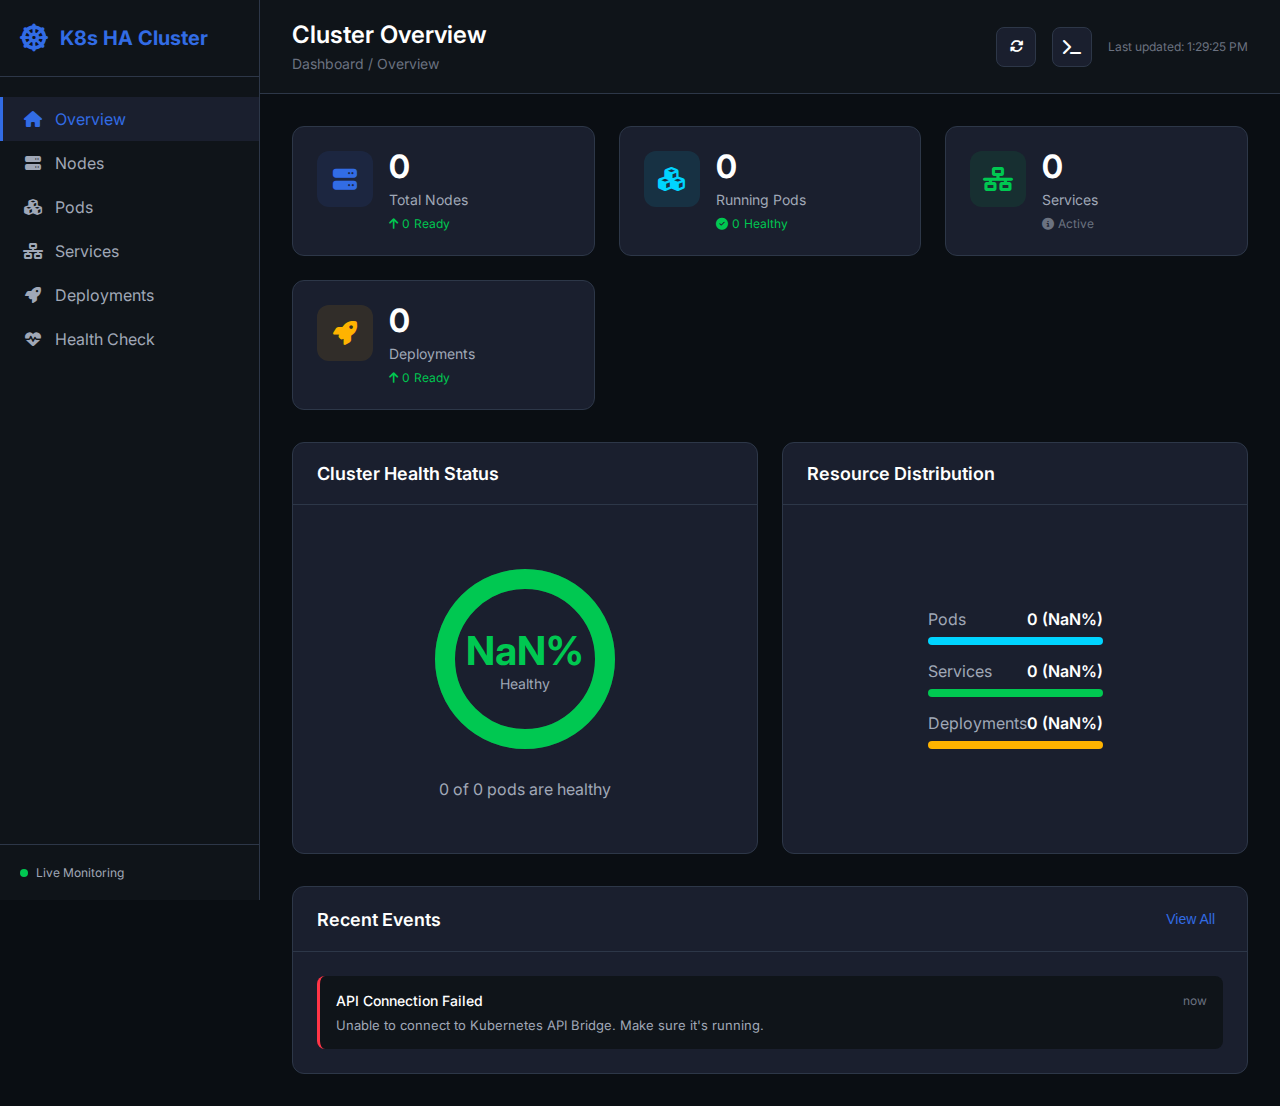
<file: dashboard/index.html>
<!DOCTYPE html>
<html lang="en">
<head>
    <meta charset="UTF-8">
    <meta name="viewport" content="width=device-width, initial-scale=1.0">
    <title>HA K8s Cluster Dashboard</title>
    <link rel="stylesheet" href="styles.css">
    <link href="https://fonts.googleapis.com/css2?family=Inter:wght@300;400;500;600;700&display=swap" rel="stylesheet">
    <link rel="stylesheet" href="https://cdnjs.cloudflare.com/ajax/libs/font-awesome/6.4.0/css/all.min.css">
</head>
<body>
    <div class="dashboard-container">
        <!-- Sidebar -->
        <aside class="sidebar">
            <div class="sidebar-header">
                <div class="logo">
                    <i class="fas fa-dharmachakra"></i>
                    <span>K8s HA Cluster</span>
                </div>
            </div>
            <nav class="sidebar-nav">
                <a href="#" class="nav-item active" data-page="overview">
                    <i class="fas fa-home"></i>
                    <span>Overview</span>
                </a>
                <a href="#" class="nav-item" data-page="nodes">
                    <i class="fas fa-server"></i>
                    <span>Nodes</span>
                </a>
                <a href="#" class="nav-item" data-page="pods">
                    <i class="fas fa-cubes"></i>
                    <span>Pods</span>
                </a>
                <a href="#" class="nav-item" data-page="services">
                    <i class="fas fa-network-wired"></i>
                    <span>Services</span>
                </a>
                <a href="#" class="nav-item" data-page="deployments">
                    <i class="fas fa-rocket"></i>
                    <span>Deployments</span>
                </a>
                <a href="#" class="nav-item" data-page="health">
                    <i class="fas fa-heartbeat"></i>
                    <span>Health Check</span>
                </a>
            </nav>
            <div class="sidebar-footer">
                <div class="status-indicator">
                    <span class="status-dot pulse"></span>
                    <span>Live Monitoring</span>
                </div>
            </div>
        </aside>

        <!-- Main Content -->
        <main class="main-content">
            <!-- Header -->
            <header class="header">
                <div class="header-left">
                    <h1 id="page-title">Cluster Overview</h1>
                    <span class="breadcrumb">Dashboard / Overview</span>
                </div>
                <div class="header-right">
                    <button class="btn-icon refresh-btn" onclick="refreshData()">
                        <i class="fas fa-sync-alt"></i>
                    </button>
                    <a href="log-viewer.html" target="_blank" class="btn-icon" title="Open Log Viewer" style="text-decoration: none; color: inherit; display: flex; align-items: center; justify-content: center;">
                        <i class="fas fa-terminal"></i>
                    </a>
                    <div class="timestamp">
                        Last updated: <span id="last-update">--</span>
                    </div>
                </div>
            </header>

            <!-- Content Area -->
            <div class="content-area">
                <!-- Overview Page -->
                <div id="overview-page" class="page active">
                    <!-- Stats Cards -->
                    <div class="stats-grid">
                        <div class="stat-card">
                            <div class="stat-icon nodes">
                                <i class="fas fa-server"></i>
                            </div>
                            <div class="stat-content">
                                <div class="stat-value" id="total-nodes">--</div>
                                <div class="stat-label">Total Nodes</div>
                                <div class="stat-change positive">
                                    <i class="fas fa-arrow-up"></i>
                                    <span id="ready-nodes">--</span> Ready
                                </div>
                            </div>
                        </div>

                        <div class="stat-card">
                            <div class="stat-icon pods">
                                <i class="fas fa-cubes"></i>
                            </div>
                            <div class="stat-content">
                                <div class="stat-value" id="total-pods">--</div>
                                <div class="stat-label">Running Pods</div>
                                <div class="stat-change positive">
                                    <i class="fas fa-check-circle"></i>
                                    <span id="healthy-pods">--</span> Healthy
                                </div>
                            </div>
                        </div>

                        <div class="stat-card">
                            <div class="stat-icon services">
                                <i class="fas fa-network-wired"></i>
                            </div>
                            <div class="stat-content">
                                <div class="stat-value" id="total-services">--</div>
                                <div class="stat-label">Services</div>
                                <div class="stat-change neutral">
                                    <i class="fas fa-info-circle"></i>
                                    Active
                                </div>
                            </div>
                        </div>

                        <div class="stat-card">
                            <div class="stat-icon deployments">
                                <i class="fas fa-rocket"></i>
                            </div>
                            <div class="stat-content">
                                <div class="stat-value" id="total-deployments">--</div>
                                <div class="stat-label">Deployments</div>
                                <div class="stat-change positive">
                                    <i class="fas fa-arrow-up"></i>
                                    <span id="ready-deployments">--</span> Ready
                                </div>
                            </div>
                        </div>
                    </div>

                    <!-- Charts Row -->
                    <div class="charts-row">
                        <div class="chart-card">
                            <div class="card-header">
                                <h3>Cluster Health Status</h3>
                            </div>
                            <div class="card-body">
                                <div id="health-chart" class="chart-container"></div>
                            </div>
                        </div>

                        <div class="chart-card">
                            <div class="card-header">
                                <h3>Resource Distribution</h3>
                            </div>
                            <div class="card-body">
                                <div id="resource-chart" class="chart-container"></div>
                            </div>
                        </div>
                    </div>

                    <!-- Recent Activity -->
                    <div class="activity-card">
                        <div class="card-header">
                            <h3>Recent Events</h3>
                            <button class="btn-text">View All</button>
                        </div>
                        <div class="card-body">
                            <div id="events-list" class="events-list"></div>
                        </div>
                    </div>
                </div>

                <!-- Nodes Page -->
                <div id="nodes-page" class="page">
                    <div class="table-card">
                        <div class="card-header">
                            <h3>Cluster Nodes</h3>
                            <div class="filter-group">
                                <input type="text" class="search-input" placeholder="Search nodes..." id="nodes-search">
                            </div>
                        </div>
                        <div class="card-body">
                            <div id="nodes-table" class="data-table"></div>
                        </div>
                    </div>
                </div>

                <!-- Pods Page -->
                <div id="pods-page" class="page">
                    <div class="table-card">
                        <div class="card-header">
                            <h3>Pods</h3>
                            <div class="filter-group">
                                <select id="namespace-filter" class="filter-select">
                                    <option value="all">All Namespaces</option>
                                </select>
                                <input type="text" class="search-input" placeholder="Search pods..." id="pods-search">
                            </div>
                        </div>
                        <div class="card-body">
                            <div id="pods-table" class="data-table"></div>
                        </div>
                    </div>
                </div>

                <!-- Services Page -->
                <div id="services-page" class="page">
                    <div class="table-card">
                        <div class="card-header">
                            <h3>Services</h3>
                            <div class="filter-group">
                                <input type="text" class="search-input" placeholder="Search services..." id="services-search">
                            </div>
                        </div>
                        <div class="card-body">
                            <div id="services-table" class="data-table"></div>
                        </div>
                    </div>
                </div>

                <!-- Deployments Page -->
                <div id="deployments-page" class="page">
                    <div class="table-card">
                        <div class="card-header">
                            <h3>Deployments</h3>
                            <div class="filter-group">
                                <input type="text" class="search-input" placeholder="Search deployments..." id="deployments-search">
                            </div>
                        </div>
                        <div class="card-body">
                            <div id="deployments-table" class="data-table"></div>
                        </div>
                    </div>
                </div>

                <!-- Health Check Page -->
                <div id="health-page" class="page">
                    <div class="health-grid">
                        <div class="health-card">
                            <div class="health-header">
                                <i class="fas fa-server"></i>
                                <h3>API Server</h3>
                            </div>
                            <div class="health-status" id="api-status">
                                <span class="status-badge loading">Checking...</span>
                            </div>
                        </div>

                        <div class="health-card">
                            <div class="health-header">
                                <i class="fas fa-database"></i>
                                <h3>ETCD</h3>
                            </div>
                            <div class="health-status" id="etcd-status">
                                <span class="status-badge loading">Checking...</span>
                            </div>
                        </div>

                        <div class="health-card">
                            <div class="health-header">
                                <i class="fas fa-cogs"></i>
                                <h3>Controller Manager</h3>
                            </div>
                            <div class="health-status" id="controller-status">
                                <span class="status-badge loading">Checking...</span>
                            </div>
                        </div>

                        <div class="health-card">
                            <div class="health-header">
                                <i class="fas fa-calendar-check"></i>
                                <h3>Scheduler</h3>
                            </div>
                            <div class="health-status" id="scheduler-status">
                                <span class="status-badge loading">Checking...</span>
                            </div>
                        </div>
                    </div>

                    <div class="logs-card">
                        <div class="card-header">
                            <h3>System Logs</h3>
                            <button class="btn-text" onclick="clearLogs()">Clear</button>
                        </div>
                        <div class="card-body">
                            <div id="logs-container" class="logs-container"></div>
                        </div>
                    </div>
                </div>
            </div>
        </main>
    </div>

    <script src="unified-logger.js"></script>
    <script src="k8s-monitor.js"></script>
    <script src="dashboard.js"></script>
</body>
</html>
</file>
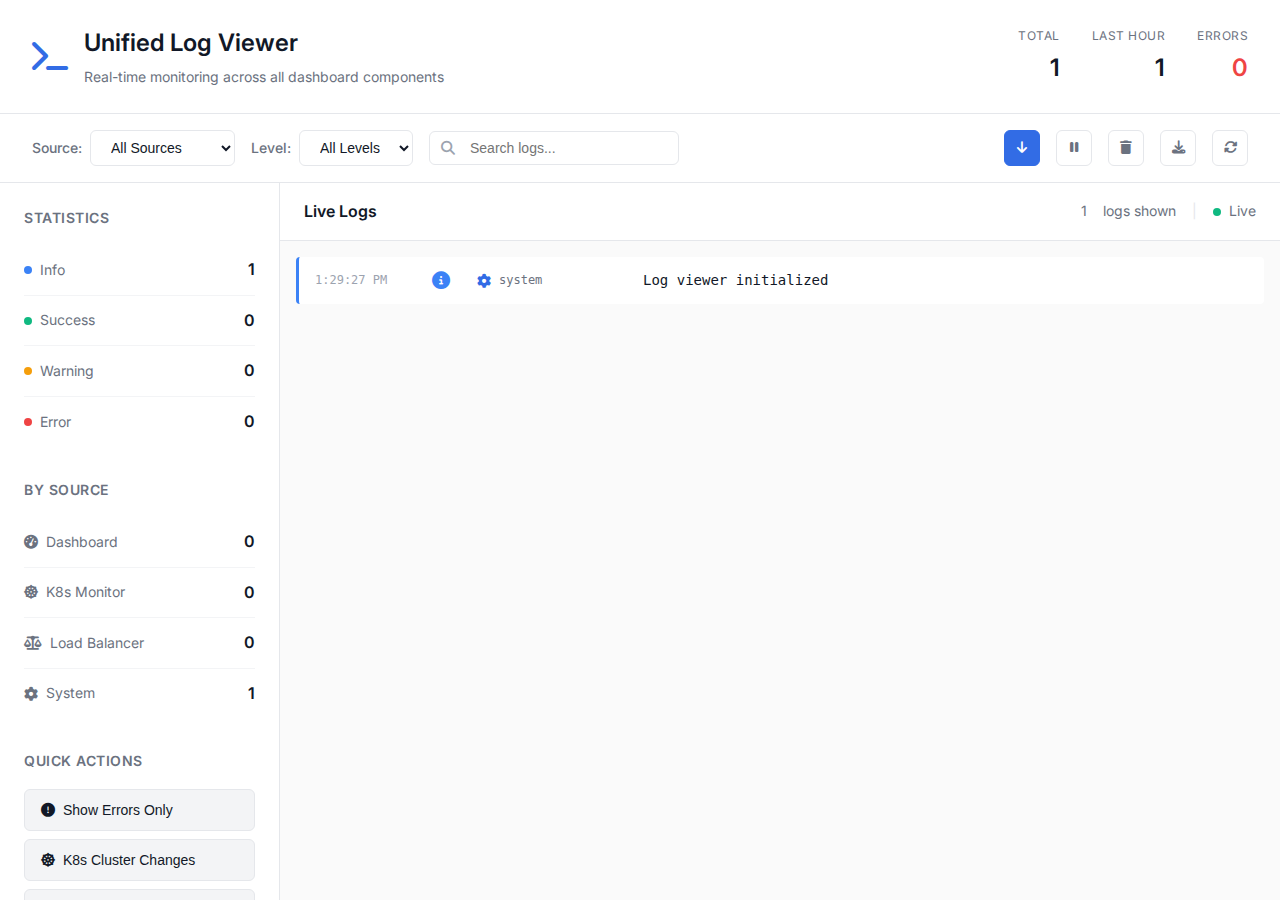
<file: dashboard/log-viewer.html>
<!DOCTYPE html>
<html lang="en">
<head>
    <meta charset="UTF-8">
    <meta name="viewport" content="width=device-width, initial-scale=1.0">
    <title>K8s Dashboard - Unified Log Viewer</title>
    <link rel="stylesheet" href="log-viewer-styles.css">
    <link href="https://fonts.googleapis.com/css2?family=Inter:wght@300;400;500;600;700&display=swap" rel="stylesheet">
    <link rel="stylesheet" href="https://cdnjs.cloudflare.com/ajax/libs/font-awesome/6.4.0/css/all.min.css">
</head>
<body>
    <div class="log-viewer-container">
        <!-- Header -->
        <header class="log-header">
            <div class="header-left">
                <i class="fas fa-terminal logo-icon"></i>
                <div>
                    <h1>Unified Log Viewer</h1>
                    <p>Real-time monitoring across all dashboard components</p>
                </div>
            </div>
            <div class="header-right">
                <div class="header-stats">
                    <div class="stat-mini">
                        <span class="stat-label">Total</span>
                        <span class="stat-value" id="total-logs">0</span>
                    </div>
                    <div class="stat-mini">
                        <span class="stat-label">Last Hour</span>
                        <span class="stat-value" id="recent-logs">0</span>
                    </div>
                    <div class="stat-mini errors">
                        <span class="stat-label">Errors</span>
                        <span class="stat-value" id="error-count">0</span>
                    </div>
                </div>
            </div>
        </header>

        <!-- Toolbar -->
        <div class="log-toolbar">
            <div class="toolbar-left">
                <!-- Source Filter -->
                <div class="filter-group">
                    <label>Source:</label>
                    <select id="source-filter" class="filter-select">
                        <option value="all">All Sources</option>
                        <option value="dashboard">Dashboard</option>
                        <option value="k8s-monitor">K8s Monitor</option>
                        <option value="loadbalancer">Load Balancer</option>
                        <option value="system">System</option>
                    </select>
                </div>

                <!-- Level Filter -->
                <div class="filter-group">
                    <label>Level:</label>
                    <select id="level-filter" class="filter-select">
                        <option value="all">All Levels</option>
                        <option value="info">Info</option>
                        <option value="success">Success</option>
                        <option value="warning">Warning</option>
                        <option value="error">Error</option>
                    </select>
                </div>

                <!-- Search -->
                <div class="search-group">
                    <i class="fas fa-search"></i>
                    <input type="text" id="log-search" placeholder="Search logs..." class="search-input">
                </div>
            </div>

            <div class="toolbar-right">
                <button class="btn-icon" id="auto-scroll-btn" title="Auto-scroll">
                    <i class="fas fa-arrow-down"></i>
                </button>
                <button class="btn-icon" id="pause-btn" title="Pause logging">
                    <i class="fas fa-pause"></i>
                </button>
                <button class="btn-icon" onclick="clearAllLogs()" title="Clear logs">
                    <i class="fas fa-trash"></i>
                </button>
                <button class="btn-icon" onclick="exportLogs()" title="Export logs">
                    <i class="fas fa-download"></i>
                </button>
                <button class="btn-icon" onclick="window.location.reload()" title="Refresh">
                    <i class="fas fa-sync-alt"></i>
                </button>
            </div>
        </div>

        <!-- Main Content -->
        <div class="log-content">
            <!-- Statistics Panel -->
            <aside class="stats-panel">
                <div class="stats-section">
                    <h3>Statistics</h3>
                    <div class="stat-item">
                        <div class="stat-item-label">
                            <span class="stat-dot info"></span>
                            Info
                        </div>
                        <div class="stat-item-value" id="info-count">0</div>
                    </div>
                    <div class="stat-item">
                        <div class="stat-item-label">
                            <span class="stat-dot success"></span>
                            Success
                        </div>
                        <div class="stat-item-value" id="success-count">0</div>
                    </div>
                    <div class="stat-item">
                        <div class="stat-item-label">
                            <span class="stat-dot warning"></span>
                            Warning
                        </div>
                        <div class="stat-item-value" id="warning-count">0</div>
                    </div>
                    <div class="stat-item">
                        <div class="stat-item-label">
                            <span class="stat-dot error"></span>
                            Error
                        </div>
                        <div class="stat-item-value" id="error-count-stat">0</div>
                    </div>
                </div>

                <div class="stats-section">
                    <h3>By Source</h3>
                    <div class="stat-item">
                        <div class="stat-item-label">
                            <i class="fas fa-tachometer-alt"></i>
                            Dashboard
                        </div>
                        <div class="stat-item-value" id="dashboard-count">0</div>
                    </div>
                    <div class="stat-item">
                        <div class="stat-item-label">
                            <i class="fas fa-dharmachakra"></i>
                            K8s Monitor
                        </div>
                        <div class="stat-item-value" id="k8s-monitor-count">0</div>
                    </div>
                    <div class="stat-item">
                        <div class="stat-item-label">
                            <i class="fas fa-balance-scale"></i>
                            Load Balancer
                        </div>
                        <div class="stat-item-value" id="loadbalancer-count">0</div>
                    </div>
                    <div class="stat-item">
                        <div class="stat-item-label">
                            <i class="fas fa-cog"></i>
                            System
                        </div>
                        <div class="stat-item-value" id="system-count">0</div>
                    </div>
                </div>

                <div class="stats-section">
                    <h3>Quick Actions</h3>
                    <button class="action-btn" onclick="filterByLevel('error')">
                        <i class="fas fa-exclamation-circle"></i>
                        Show Errors Only
                    </button>
                    <button class="action-btn" onclick="filterBySource('k8s-monitor')">
                        <i class="fas fa-dharmachakra"></i>
                        K8s Cluster Changes
                    </button>
                    <button class="action-btn" onclick="clearFilters()">
                        <i class="fas fa-filter"></i>
                        Clear Filters
                    </button>
                </div>

                <div class="stats-section">
                    <h3>Navigation</h3>
                    <a href="index.html" class="nav-link" target="_blank">
                        <i class="fas fa-tachometer-alt"></i>
                        Main Dashboard
                    </a>
                    <a href="load-balancing-demo.html" class="nav-link" target="_blank">
                        <i class="fas fa-balance-scale"></i>
                        Load Balancer Demo
                    </a>
                </div>
            </aside>

            <!-- Logs Display -->
            <main class="logs-display">
                <div class="logs-header">
                    <h3>Live Logs</h3>
                    <div class="logs-info">
                        <span id="filtered-count">0</span> logs shown
                        <span class="separator">|</span>
                        <span id="paused-indicator" style="display: none;">
                            <i class="fas fa-pause"></i> Paused
                        </span>
                        <span id="live-indicator">
                            <span class="live-dot"></span> Live
                        </span>
                    </div>
                </div>
                
                <div class="logs-container" id="logs-container">
                    <div class="log-placeholder">
                        <i class="fas fa-info-circle"></i>
                        <p>Waiting for logs...</p>
                        <small>Logs from dashboard and load balancer will appear here</small>
                    </div>
                </div>
            </main>
        </div>
    </div>

    <script src="unified-logger.js"></script>
    <script src="log-viewer.js"></script>
</body>
</html>
</file>
<file: dashboard/styles.css>
/* Modern Dashboard Styles */

:root {
    --primary-color: #326CE5;
    --secondary-color: #00D4FF;
    --success-color: #00C851;
    --warning-color: #FFB300;
    --error-color: #FF3547;
    --bg-dark: #0F1419;
    --bg-darker: #0A0E13;
    --bg-card: #1A1F2E;
    --bg-card-hover: #232938;
    --text-primary: #FFFFFF;
    --text-secondary: #A0A8B7;
    --text-tertiary: #6B7280;
    --border-color: #2D3748;
    --shadow-sm: 0 2px 4px rgba(0, 0, 0, 0.2);
    --shadow-md: 0 4px 6px rgba(0, 0, 0, 0.3);
    --shadow-lg: 0 10px 25px rgba(0, 0, 0, 0.4);
    --transition: all 0.3s cubic-bezier(0.4, 0, 0.2, 1);
}

* {
    margin: 0;
    padding: 0;
    box-sizing: border-box;
}

body {
    font-family: 'Inter', -apple-system, BlinkMacSystemFont, 'Segoe UI', Roboto, sans-serif;
    background: var(--bg-darker);
    color: var(--text-primary);
    overflow-x: hidden;
}

/* Dashboard Container */
.dashboard-container {
    display: flex;
    min-height: 100vh;
}

/* Sidebar */
.sidebar {
    width: 260px;
    background: var(--bg-dark);
    border-right: 1px solid var(--border-color);
    display: flex;
    flex-direction: column;
    position: fixed;
    height: 100vh;
    z-index: 100;
}

.sidebar-header {
    padding: 24px 20px;
    border-bottom: 1px solid var(--border-color);
}

.logo {
    display: flex;
    align-items: center;
    gap: 12px;
    font-size: 20px;
    font-weight: 700;
    color: var(--primary-color);
}

.logo i {
    font-size: 28px;
    animation: spin 20s linear infinite;
}

@keyframes spin {
    from { transform: rotate(0deg); }
    to { transform: rotate(360deg); }
}

.sidebar-nav {
    flex: 1;
    padding: 20px 0;
}

.nav-item {
    display: flex;
    align-items: center;
    gap: 12px;
    padding: 12px 20px;
    color: var(--text-secondary);
    text-decoration: none;
    transition: var(--transition);
    border-left: 3px solid transparent;
}

.nav-item:hover {
    background: var(--bg-card);
    color: var(--text-primary);
}

.nav-item.active {
    background: var(--bg-card);
    color: var(--primary-color);
    border-left-color: var(--primary-color);
}

.nav-item i {
    width: 20px;
    text-align: center;
}

.sidebar-footer {
    padding: 20px;
    border-top: 1px solid var(--border-color);
}

.status-indicator {
    display: flex;
    align-items: center;
    gap: 8px;
    font-size: 12px;
    color: var(--text-secondary);
}

.status-dot {
    width: 8px;
    height: 8px;
    background: var(--success-color);
    border-radius: 50%;
}

.status-dot.pulse {
    animation: pulse 2s infinite;
}

@keyframes pulse {
    0%, 100% { opacity: 1; }
    50% { opacity: 0.5; }
}

/* Main Content */
.main-content {
    flex: 1;
    margin-left: 260px;
    background: var(--bg-darker);
}

/* Header */
.header {
    background: var(--bg-dark);
    border-bottom: 1px solid var(--border-color);
    padding: 20px 32px;
    display: flex;
    justify-content: space-between;
    align-items: center;
    position: sticky;
    top: 0;
    z-index: 50;
}

.header-left h1 {
    font-size: 24px;
    font-weight: 600;
    margin-bottom: 4px;
}

.breadcrumb {
    font-size: 14px;
    color: var(--text-tertiary);
}

.header-right {
    display: flex;
    align-items: center;
    gap: 16px;
}

.btn-icon {
    width: 40px;
    height: 40px;
    border-radius: 8px;
    background: var(--bg-card);
    border: 1px solid var(--border-color);
    color: var(--text-primary);
    cursor: pointer;
    transition: var(--transition);
    display: flex;
    align-items: center;
    justify-content: center;
}

.btn-icon:hover {
    background: var(--bg-card-hover);
    transform: scale(1.05);
}

.refresh-btn i {
    transition: transform 0.3s ease;
}

.refresh-btn:active i {
    transform: rotate(360deg);
}

.timestamp {
    font-size: 12px;
    color: var(--text-tertiary);
}

/* Content Area */
.content-area {
    padding: 32px;
}

.page {
    display: none;
}

.page.active {
    display: block;
    animation: fadeIn 0.3s ease;
}

@keyframes fadeIn {
    from { opacity: 0; transform: translateY(10px); }
    to { opacity: 1; transform: translateY(0); }
}

/* Stats Grid */
.stats-grid {
    display: grid;
    grid-template-columns: repeat(auto-fit, minmax(250px, 1fr));
    gap: 24px;
    margin-bottom: 32px;
}

.stat-card {
    background: var(--bg-card);
    border: 1px solid var(--border-color);
    border-radius: 12px;
    padding: 24px;
    display: flex;
    gap: 16px;
    transition: var(--transition);
}

.stat-card:hover {
    transform: translateY(-4px);
    box-shadow: var(--shadow-lg);
    border-color: var(--primary-color);
}

.stat-icon {
    width: 56px;
    height: 56px;
    border-radius: 12px;
    display: flex;
    align-items: center;
    justify-content: center;
    font-size: 24px;
}

.stat-icon.nodes {
    background: rgba(50, 108, 229, 0.1);
    color: var(--primary-color);
}

.stat-icon.pods {
    background: rgba(0, 212, 255, 0.1);
    color: var(--secondary-color);
}

.stat-icon.services {
    background: rgba(0, 200, 81, 0.1);
    color: var(--success-color);
}

.stat-icon.deployments {
    background: rgba(255, 179, 0, 0.1);
    color: var(--warning-color);
}

.stat-content {
    flex: 1;
}

.stat-value {
    font-size: 32px;
    font-weight: 700;
    line-height: 1;
    margin-bottom: 8px;
}

.stat-label {
    font-size: 14px;
    color: var(--text-secondary);
    margin-bottom: 8px;
}

.stat-change {
    font-size: 12px;
    display: flex;
    align-items: center;
    gap: 4px;
}

.stat-change.positive {
    color: var(--success-color);
}

.stat-change.negative {
    color: var(--error-color);
}

.stat-change.neutral {
    color: var(--text-tertiary);
}

/* Charts Row */
.charts-row {
    display: grid;
    grid-template-columns: repeat(auto-fit, minmax(400px, 1fr));
    gap: 24px;
    margin-bottom: 32px;
}

.chart-card, .table-card, .activity-card {
    background: var(--bg-card);
    border: 1px solid var(--border-color);
    border-radius: 12px;
    overflow: hidden;
}

.card-header {
    padding: 20px 24px;
    border-bottom: 1px solid var(--border-color);
    display: flex;
    justify-content: space-between;
    align-items: center;
}

.card-header h3 {
    font-size: 18px;
    font-weight: 600;
}

.btn-text {
    background: none;
    border: none;
    color: var(--primary-color);
    cursor: pointer;
    font-size: 14px;
    padding: 4px 8px;
    border-radius: 4px;
    transition: var(--transition);
}

.btn-text:hover {
    background: rgba(50, 108, 229, 0.1);
}

.card-body {
    padding: 24px;
}

.chart-container {
    height: 300px;
    display: flex;
    align-items: center;
    justify-content: center;
}

/* Events List */
.events-list {
    display: flex;
    flex-direction: column;
    gap: 12px;
}

.event-item {
    padding: 16px;
    background: var(--bg-dark);
    border-radius: 8px;
    border-left: 3px solid var(--border-color);
    transition: var(--transition);
}

.event-item:hover {
    border-left-color: var(--primary-color);
    transform: translateX(4px);
}

.event-item.success {
    border-left-color: var(--success-color);
}

.event-item.warning {
    border-left-color: var(--warning-color);
}

.event-item.error {
    border-left-color: var(--error-color);
}

.event-header {
    display: flex;
    justify-content: space-between;
    align-items: center;
    margin-bottom: 8px;
}

.event-title {
    font-weight: 500;
    font-size: 14px;
}

.event-time {
    font-size: 12px;
    color: var(--text-tertiary);
}

.event-description {
    font-size: 13px;
    color: var(--text-secondary);
}

/* Data Tables */
.data-table {
    overflow-x: auto;
}

.data-table table {
    width: 100%;
    border-collapse: collapse;
}

.data-table th,
.data-table td {
    padding: 12px;
    text-align: left;
    border-bottom: 1px solid var(--border-color);
}

.data-table th {
    font-weight: 600;
    font-size: 12px;
    text-transform: uppercase;
    color: var(--text-tertiary);
    letter-spacing: 0.5px;
}

.data-table tr:hover {
    background: var(--bg-dark);
}

.status-badge {
    display: inline-block;
    padding: 4px 12px;
    border-radius: 12px;
    font-size: 12px;
    font-weight: 500;
}

.status-badge.running,
.status-badge.ready,
.status-badge.healthy {
    background: rgba(0, 200, 81, 0.1);
    color: var(--success-color);
}

.status-badge.pending,
.status-badge.loading {
    background: rgba(255, 179, 0, 0.1);
    color: var(--warning-color);
}

.status-badge.failed,
.status-badge.error {
    background: rgba(255, 53, 71, 0.1);
    color: var(--error-color);
}

/* Filter Group */
.filter-group {
    display: flex;
    gap: 12px;
}

.search-input,
.filter-select {
    padding: 8px 12px;
    background: var(--bg-dark);
    border: 1px solid var(--border-color);
    border-radius: 6px;
    color: var(--text-primary);
    font-size: 14px;
    outline: none;
    transition: var(--transition);
}

.search-input:focus,
.filter-select:focus {
    border-color: var(--primary-color);
    box-shadow: 0 0 0 3px rgba(50, 108, 229, 0.1);
}

.search-input {
    width: 250px;
}

/* Health Page */
.health-grid {
    display: grid;
    grid-template-columns: repeat(auto-fit, minmax(250px, 1fr));
    gap: 24px;
    margin-bottom: 32px;
}

.health-card {
    background: var(--bg-card);
    border: 1px solid var(--border-color);
    border-radius: 12px;
    padding: 24px;
}

.health-header {
    display: flex;
    align-items: center;
    gap: 12px;
    margin-bottom: 16px;
}

.health-header i {
    font-size: 24px;
    color: var(--primary-color);
}

.health-header h3 {
    font-size: 16px;
    font-weight: 600;
}

.health-status {
    display: flex;
    align-items: center;
    gap: 8px;
}

/* Logs */
.logs-card {
    background: var(--bg-card);
    border: 1px solid var(--border-color);
    border-radius: 12px;
    overflow: hidden;
}

.logs-container {
    height: 400px;
    overflow-y: auto;
    background: var(--bg-darker);
    padding: 16px;
    font-family: 'Monaco', 'Courier New', monospace;
    font-size: 12px;
    line-height: 1.6;
}

.log-entry {
    padding: 4px 0;
    color: var(--text-secondary);
}

.log-entry.error {
    color: var(--error-color);
}

.log-entry.warning {
    color: var(--warning-color);
}

.log-entry.success {
    color: var(--success-color);
}

/* Scrollbar */
::-webkit-scrollbar {
    width: 8px;
    height: 8px;
}

::-webkit-scrollbar-track {
    background: var(--bg-dark);
}

::-webkit-scrollbar-thumb {
    background: var(--border-color);
    border-radius: 4px;
}

::-webkit-scrollbar-thumb:hover {
    background: var(--text-tertiary);
}

/* Responsive */
@media (max-width: 1024px) {
    .sidebar {
        width: 220px;
    }
    
    .main-content {
        margin-left: 220px;
    }
}

@media (max-width: 768px) {
    .sidebar {
        transform: translateX(-100%);
    }
    
    .main-content {
        margin-left: 0;
    }
    
    .stats-grid {
        grid-template-columns: 1fr;
    }
    
    .charts-row {
        grid-template-columns: 1fr;
    }
}
</file>
<file: dashboard/log-viewer-styles.css>
/* Log Viewer Styles */

:root {
    --primary: #326CE5;
    --success: #10b981;
    --warning: #f59e0b;
    --error: #ef4444;
    --info: #3b82f6;
    
    --bg-primary: #ffffff;
    --bg-secondary: #f3f4f6;
    --bg-tertiary: #e5e7eb;
    --bg-dark: #1f2937;
    
    --text-primary: #111827;
    --text-secondary: #6b7280;
    --text-tertiary: #9ca3af;
    
    --border: #e5e7eb;
    --border-dark: #d1d5db;
    
    --shadow-sm: 0 1px 2px 0 rgba(0, 0, 0, 0.05);
    --shadow: 0 1px 3px 0 rgba(0, 0, 0, 0.1), 0 1px 2px 0 rgba(0, 0, 0, 0.06);
    --shadow-lg: 0 10px 15px -3px rgba(0, 0, 0, 0.1), 0 4px 6px -2px rgba(0, 0, 0, 0.05);
}

* {
    margin: 0;
    padding: 0;
    box-sizing: border-box;
}

body {
    font-family: 'Inter', -apple-system, BlinkMacSystemFont, 'Segoe UI', sans-serif;
    background: var(--bg-secondary);
    color: var(--text-primary);
    line-height: 1.6;
}

/* Container */
.log-viewer-container {
    display: flex;
    flex-direction: column;
    height: 100vh;
    overflow: hidden;
}

/* Header */
.log-header {
    background: var(--bg-primary);
    border-bottom: 1px solid var(--border);
    padding: 1.5rem 2rem;
    display: flex;
    justify-content: space-between;
    align-items: center;
    box-shadow: var(--shadow-sm);
}

.header-left {
    display: flex;
    align-items: center;
    gap: 1rem;
}

.logo-icon {
    font-size: 2rem;
    color: var(--primary);
}

.header-left h1 {
    font-size: 1.5rem;
    font-weight: 600;
    color: var(--text-primary);
    margin-bottom: 0.25rem;
}

.header-left p {
    font-size: 0.875rem;
    color: var(--text-secondary);
}

.header-stats {
    display: flex;
    gap: 2rem;
}

.stat-mini {
    display: flex;
    flex-direction: column;
    align-items: flex-end;
}

.stat-mini .stat-label {
    font-size: 0.75rem;
    color: var(--text-secondary);
    text-transform: uppercase;
    letter-spacing: 0.5px;
    margin-bottom: 0.25rem;
}

.stat-mini .stat-value {
    font-size: 1.5rem;
    font-weight: 600;
    color: var(--text-primary);
}

.stat-mini.errors .stat-value {
    color: var(--error);
}

/* Toolbar */
.log-toolbar {
    background: var(--bg-primary);
    border-bottom: 1px solid var(--border);
    padding: 1rem 2rem;
    display: flex;
    justify-content: space-between;
    align-items: center;
    gap: 1rem;
    flex-wrap: wrap;
}

.toolbar-left,
.toolbar-right {
    display: flex;
    align-items: center;
    gap: 1rem;
}

.filter-group {
    display: flex;
    align-items: center;
    gap: 0.5rem;
}

.filter-group label {
    font-size: 0.875rem;
    color: var(--text-secondary);
    font-weight: 500;
}

.filter-select {
    padding: 0.5rem 1rem;
    border: 1px solid var(--border);
    border-radius: 6px;
    background: var(--bg-primary);
    color: var(--text-primary);
    font-size: 0.875rem;
    cursor: pointer;
    transition: all 0.2s;
}

.filter-select:hover {
    border-color: var(--primary);
}

.filter-select:focus {
    outline: none;
    border-color: var(--primary);
    box-shadow: 0 0 0 3px rgba(50, 108, 229, 0.1);
}

.search-group {
    position: relative;
    display: flex;
    align-items: center;
}

.search-group i {
    position: absolute;
    left: 0.75rem;
    color: var(--text-tertiary);
    font-size: 0.875rem;
}

.search-input {
    padding: 0.5rem 1rem 0.5rem 2.5rem;
    border: 1px solid var(--border);
    border-radius: 6px;
    background: var(--bg-primary);
    color: var(--text-primary);
    font-size: 0.875rem;
    width: 250px;
    transition: all 0.2s;
}

.search-input:focus {
    outline: none;
    border-color: var(--primary);
    box-shadow: 0 0 0 3px rgba(50, 108, 229, 0.1);
    width: 300px;
}

.btn-icon {
    width: 36px;
    height: 36px;
    border: 1px solid var(--border);
    background: var(--bg-primary);
    border-radius: 6px;
    display: flex;
    align-items: center;
    justify-content: center;
    cursor: pointer;
    transition: all 0.2s;
    color: var(--text-secondary);
}

.btn-icon:hover {
    background: var(--bg-secondary);
    border-color: var(--primary);
    color: var(--primary);
}

.btn-icon.active {
    background: var(--primary);
    border-color: var(--primary);
    color: white;
}

/* Main Content */
.log-content {
    display: flex;
    flex: 1;
    overflow: hidden;
}

/* Stats Panel */
.stats-panel {
    width: 280px;
    background: var(--bg-primary);
    border-right: 1px solid var(--border);
    overflow-y: auto;
    padding: 1.5rem;
}

.stats-section {
    margin-bottom: 2rem;
}

.stats-section h3 {
    font-size: 0.875rem;
    font-weight: 600;
    color: var(--text-secondary);
    text-transform: uppercase;
    letter-spacing: 0.5px;
    margin-bottom: 1rem;
}

.stat-item {
    display: flex;
    justify-content: space-between;
    align-items: center;
    padding: 0.75rem 0;
    border-bottom: 1px solid var(--bg-secondary);
}

.stat-item:last-child {
    border-bottom: none;
}

.stat-item-label {
    display: flex;
    align-items: center;
    gap: 0.5rem;
    font-size: 0.875rem;
    color: var(--text-secondary);
}

.stat-dot {
    width: 8px;
    height: 8px;
    border-radius: 50%;
}

.stat-dot.info { background: var(--info); }
.stat-dot.success { background: var(--success); }
.stat-dot.warning { background: var(--warning); }
.stat-dot.error { background: var(--error); }

.stat-item-value {
    font-size: 1rem;
    font-weight: 600;
    color: var(--text-primary);
}

.action-btn {
    width: 100%;
    padding: 0.75rem 1rem;
    background: var(--bg-secondary);
    border: 1px solid var(--border);
    border-radius: 6px;
    color: var(--text-primary);
    font-size: 0.875rem;
    cursor: pointer;
    display: flex;
    align-items: center;
    gap: 0.5rem;
    transition: all 0.2s;
    margin-bottom: 0.5rem;
}

.action-btn:hover {
    background: var(--primary);
    border-color: var(--primary);
    color: white;
}

.nav-link {
    display: flex;
    align-items: center;
    gap: 0.5rem;
    padding: 0.75rem 1rem;
    background: var(--bg-secondary);
    border: 1px solid var(--border);
    border-radius: 6px;
    color: var(--text-primary);
    text-decoration: none;
    font-size: 0.875rem;
    transition: all 0.2s;
    margin-bottom: 0.5rem;
}

.nav-link:hover {
    background: var(--primary);
    border-color: var(--primary);
    color: white;
}

/* Logs Display */
.logs-display {
    flex: 1;
    display: flex;
    flex-direction: column;
    background: var(--bg-primary);
    overflow: hidden;
}

.logs-header {
    padding: 1rem 1.5rem;
    border-bottom: 1px solid var(--border);
    display: flex;
    justify-content: space-between;
    align-items: center;
}

.logs-header h3 {
    font-size: 1rem;
    font-weight: 600;
    color: var(--text-primary);
}

.logs-info {
    display: flex;
    align-items: center;
    gap: 1rem;
    font-size: 0.875rem;
    color: var(--text-secondary);
}

.separator {
    color: var(--border);
}

.live-dot {
    display: inline-block;
    width: 8px;
    height: 8px;
    background: var(--success);
    border-radius: 50%;
    margin-right: 0.25rem;
    animation: pulse 2s ease-in-out infinite;
}

@keyframes pulse {
    0%, 100% { opacity: 1; }
    50% { opacity: 0.5; }
}

/* Logs Container */
.logs-container {
    flex: 1;
    overflow-y: auto;
    padding: 1rem;
    background: #fafafa;
    font-family: 'Monaco', 'Menlo', 'Ubuntu Mono', monospace;
}

.log-placeholder {
    display: flex;
    flex-direction: column;
    align-items: center;
    justify-content: center;
    height: 100%;
    color: var(--text-tertiary);
    text-align: center;
}

.log-placeholder i {
    font-size: 3rem;
    margin-bottom: 1rem;
    opacity: 0.5;
}

.log-placeholder p {
    font-size: 1.125rem;
    margin-bottom: 0.5rem;
}

.log-placeholder small {
    font-size: 0.875rem;
}

/* Log Entry */
.log-entry {
    display: grid;
    grid-template-columns: 90px 40px 150px 1fr auto;
    gap: 1rem;
    padding: 0.75rem 1rem;
    margin-bottom: 0.5rem;
    background: white;
    border-left: 3px solid var(--border);
    border-radius: 4px;
    transition: all 0.2s;
    align-items: center;
}

.log-entry:hover {
    box-shadow: var(--shadow);
    transform: translateX(2px);
}

.log-entry.info { border-left-color: var(--info); }
.log-entry.success { border-left-color: var(--success); }
.log-entry.warning { border-left-color: var(--warning); }
.log-entry.error { 
    border-left-color: var(--error);
    background: #fef2f2;
}

.log-time {
    font-size: 0.75rem;
    color: var(--text-tertiary);
    font-weight: 500;
}

.log-level {
    display: flex;
    align-items: center;
    justify-content: center;
}

.log-level i {
    font-size: 1.125rem;
}

.log-entry.info .log-level i { color: var(--info); }
.log-entry.success .log-level i { color: var(--success); }
.log-entry.warning .log-level i { color: var(--warning); }
.log-entry.error .log-level i { color: var(--error); }

.log-source {
    display: flex;
    align-items: center;
    gap: 0.5rem;
    font-size: 0.75rem;
    color: var(--text-secondary);
    font-weight: 500;
}

.log-source i {
    font-size: 0.875rem;
    color: var(--primary);
}

.log-message {
    font-size: 0.875rem;
    color: var(--text-primary);
    word-break: break-word;
}

.log-entry.error .log-message {
    color: var(--error);
    font-weight: 500;
}

.log-metadata {
    cursor: pointer;
    color: var(--text-tertiary);
    transition: color 0.2s;
}

.log-metadata:hover {
    color: var(--primary);
}

/* Scrollbar Styling */
.logs-container::-webkit-scrollbar {
    width: 8px;
}

.logs-container::-webkit-scrollbar-track {
    background: var(--bg-secondary);
}

.logs-container::-webkit-scrollbar-thumb {
    background: var(--border-dark);
    border-radius: 4px;
}

.logs-container::-webkit-scrollbar-thumb:hover {
    background: var(--text-tertiary);
}

/* Responsive */
@media (max-width: 1024px) {
    .stats-panel {
        width: 240px;
    }
    
    .log-entry {
        grid-template-columns: 80px 40px 120px 1fr auto;
        gap: 0.75rem;
    }
}

@media (max-width: 768px) {
    .header-stats {
        gap: 1rem;
    }
    
    .stats-panel {
        display: none;
    }
    
    .toolbar-left,
    .toolbar-right {
        flex-wrap: wrap;
    }
    
    .search-input {
        width: 100%;
    }
    
    .log-entry {
        grid-template-columns: 1fr;
        gap: 0.5rem;
    }
    
    .log-source,
    .log-level {
        justify-content: flex-start;
    }
}
</file>
